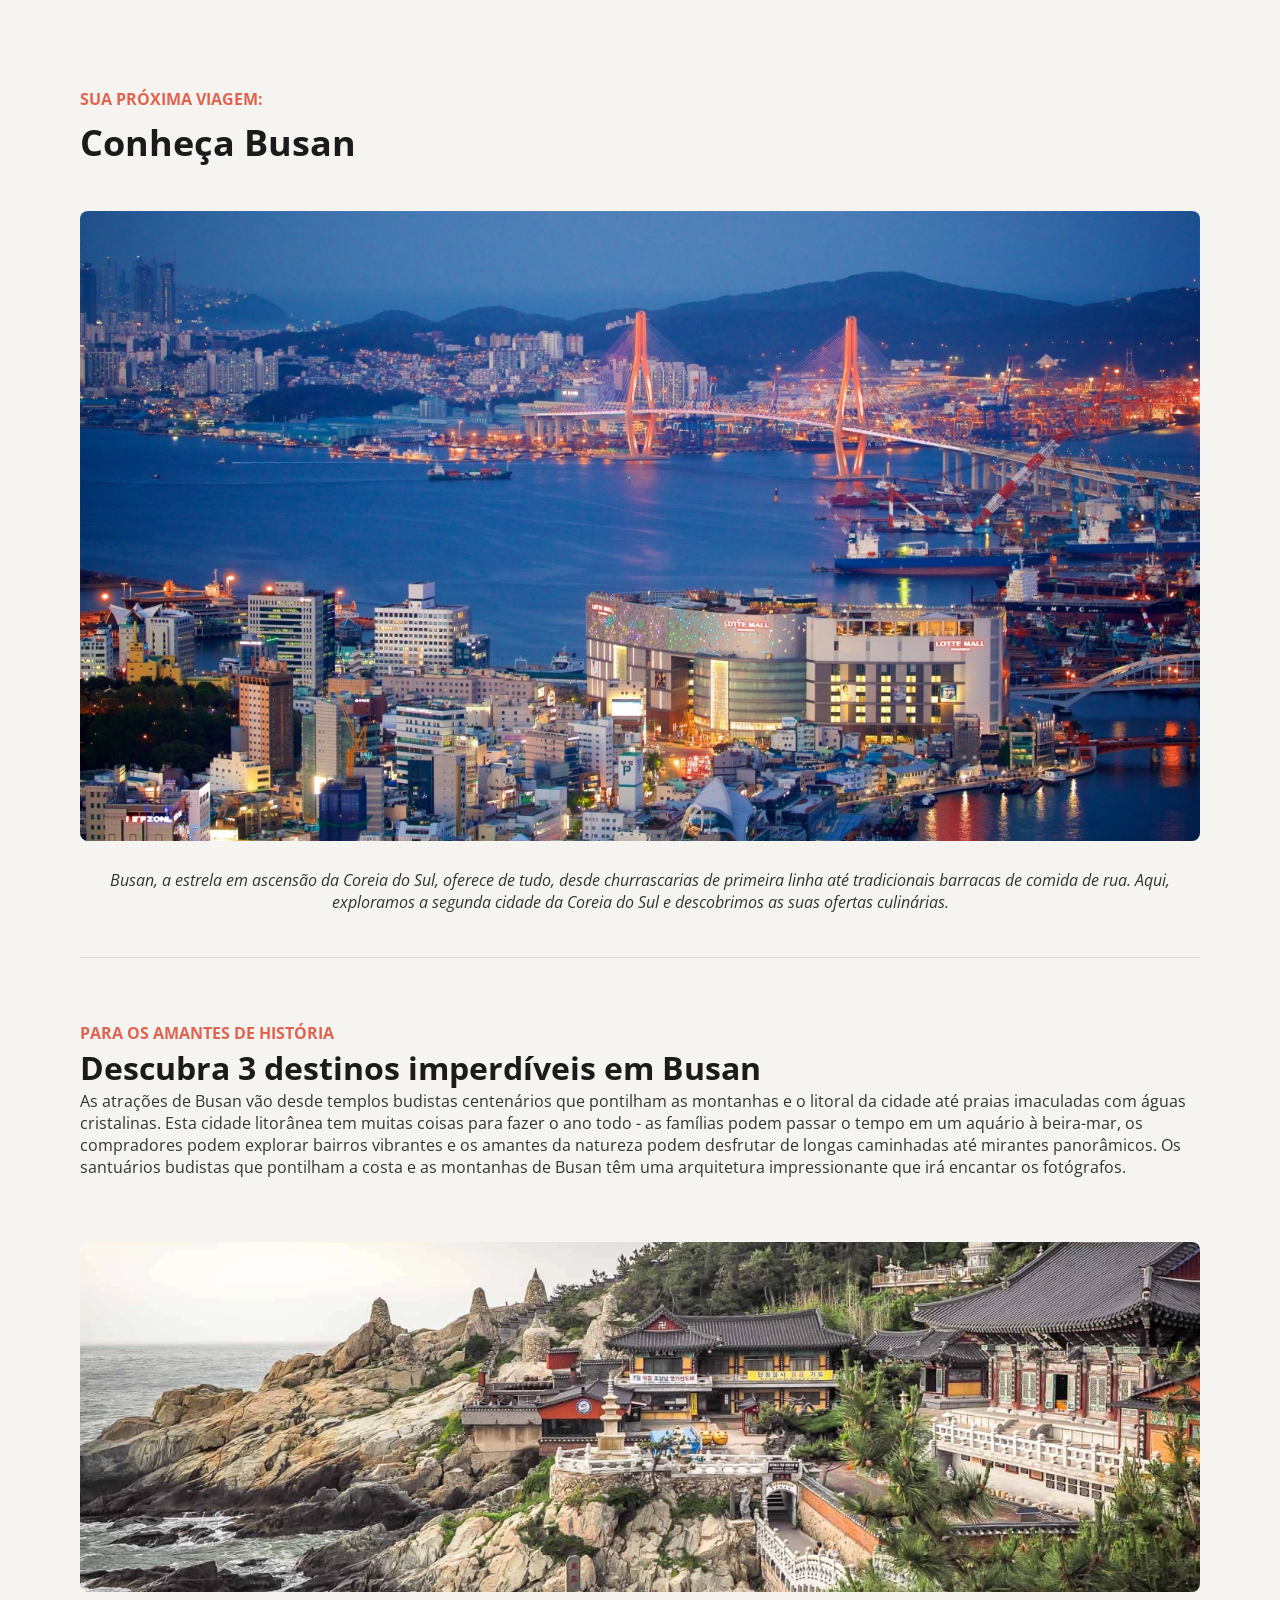
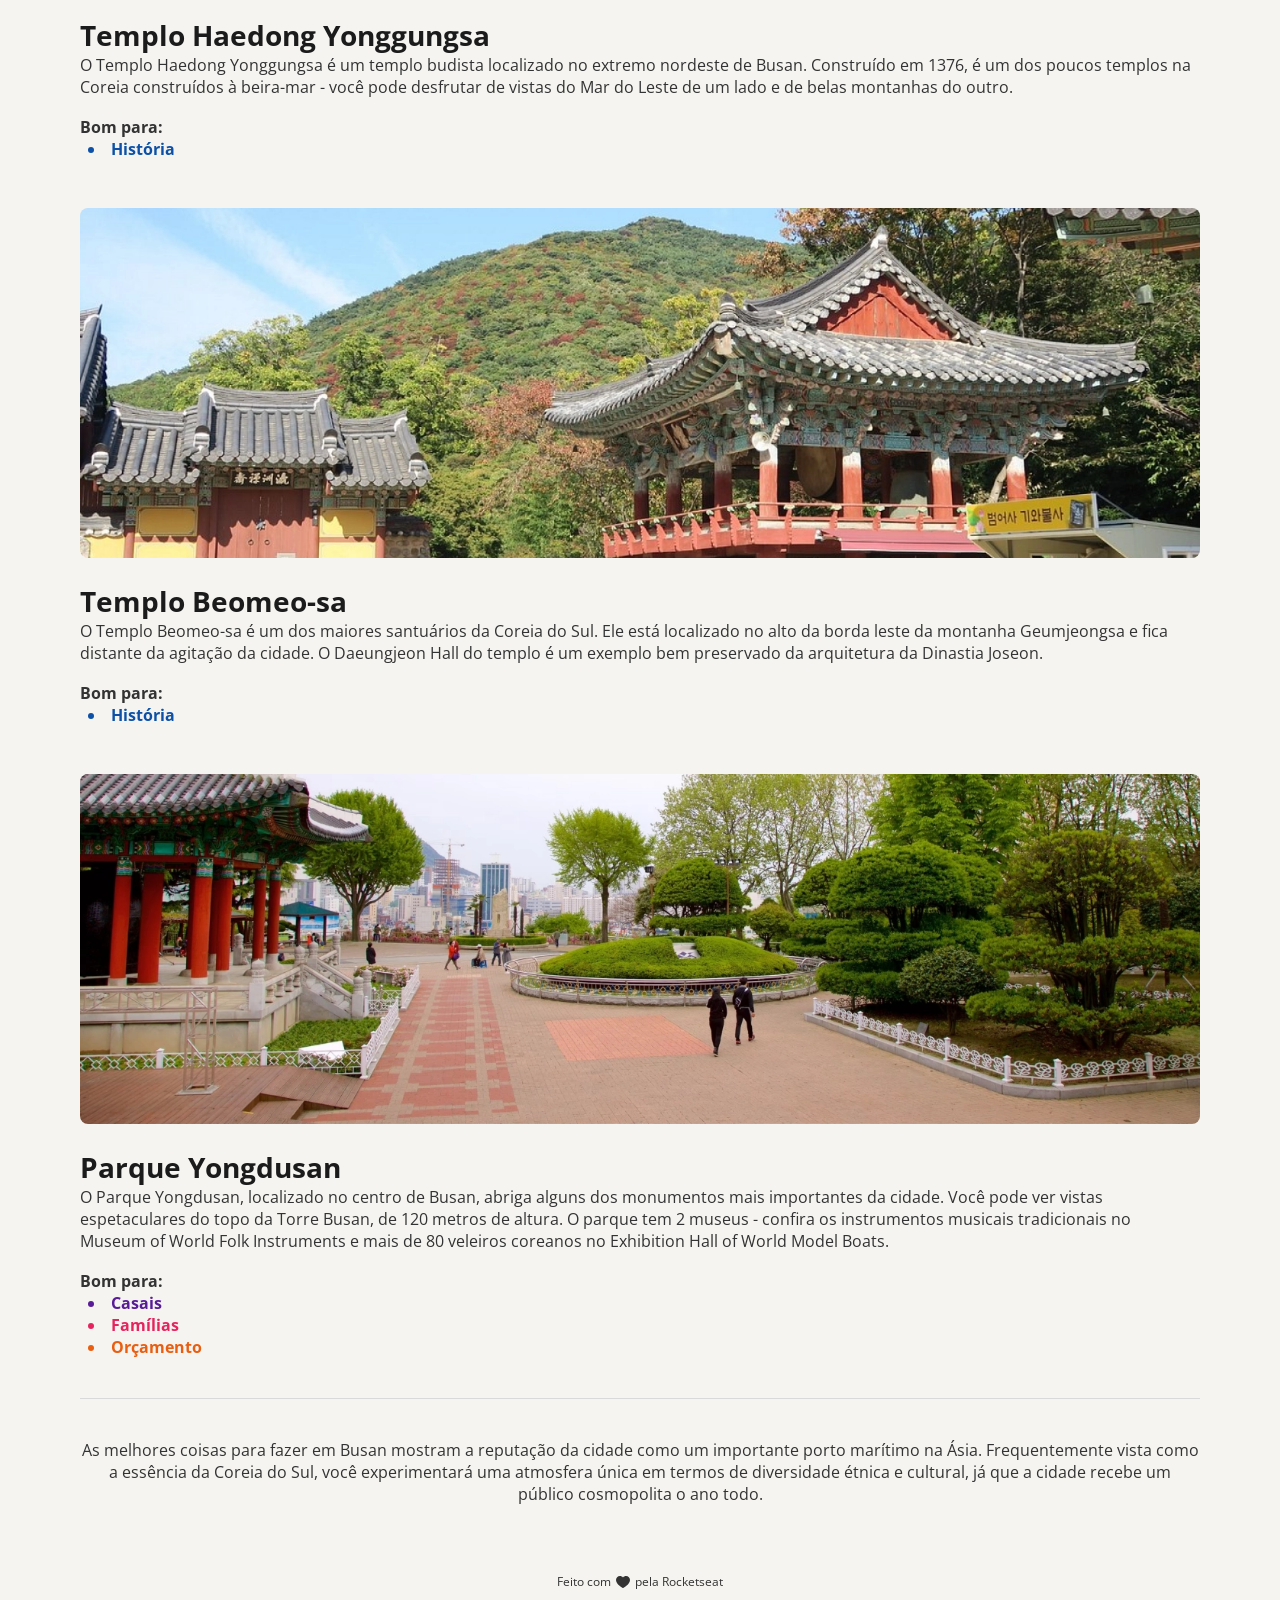
<file: index.html>
<!DOCTYPE html>
<html lang="pt-br">
<head>
  <link rel="preconnect" href="https://fonts.googleapis.com">
  <link rel="preconnect" href="https://fonts.gstatic.com" crossorigin>

  <meta charset="UTF-8">
  <meta name="viewport" content="width=device-width, initial-scale=1.0">
  <title>Local Turístico</title>

  <link rel="stylesheet" href="style.css">

  <link href="https://fonts.googleapis.com/css2?family=Open+Sans:ital,wght@0,300..800;1,300..800&display=swap" rel="stylesheet">
</head>
<body>

  <main>
    <header>
      <span class="headline">Sua próxima viagem:</span>
      <h1>Conheça Busan</h1>
    </header>
    <div id="apresentacao">
      <img id="imagem_principal" src="./assets/Image_01.webp" alt="">
      <p class="subtitle">Busan, a estrela em ascensão da Coreia do Sul, oferece de tudo, desde churrascarias de primeira linha até tradicionais barracas de comida de rua. Aqui, exploramos a segunda cidade da Coreia do Sul e descobrimos as suas ofertas culinárias.</p>
    </div>
    <hr>
    <article>
      <div id="conteudo_secundario">
        <span class="headline">Para os amantes de história</span>
        <h2>Descubra 3 destinos imperdíveis em Busan</h2>
        <p>As atrações de Busan vão desde templos budistas centenários que pontilham as montanhas e o litoral da cidade até praias imaculadas com águas cristalinas. Esta cidade litorânea tem muitas coisas para fazer o ano todo - as famílias podem passar o tempo em um aquário à beira-mar, os compradores podem explorar bairros vibrantes e os amantes da natureza podem desfrutar de longas caminhadas até mirantes panorâmicos.
        Os santuários budistas que pontilham a costa e as montanhas de Busan têm uma arquitetura impressionante que irá encantar os fotógrafos.</p>
      </div>
      <section id="conteudo_descritivo">
        <div>
          <img class="imagens_cortadas" src="./assets/Image_02.webp" alt="">
          <h3>Templo Haedong Yonggungsa</h3>
          <p>
            O Templo Haedong Yonggungsa é um templo budista localizado no extremo nordeste de Busan. Construído em 1376, é um dos poucos templos na Coreia construídos à beira-mar - você pode desfrutar de vistas do Mar do Leste de um lado e de belas montanhas do outro.
            </p>
            <br/>
            <strong>Bom para:</strong>
            <ul class="historia">
              <li>História</li>
            </ul>
        </div>
        <div>
          <img class="imagens_cortadas" src="./assets/Image_03.webp" alt="">
          <h3>Templo Beomeo-sa</h3>
          <p>
            O Templo Beomeo-sa é um dos maiores santuários da Coreia do Sul. Ele está localizado no alto da borda leste da montanha Geumjeongsa e fica distante da agitação da cidade. O Daeungjeon Hall do templo é um exemplo bem preservado da arquitetura da Dinastia Joseon.
            </p>
            <br/>
            <strong>Bom para:</strong>
            <ul class="historia">
              <li>História</li>
            </ul>
        </div>
        <div>
          <img class="imagens_cortadas" id="imagem_final" src="./assets/Image_04.webp" alt="">
          <h3>Parque Yongdusan</h3>
          <p>
            O Parque Yongdusan, localizado no centro de Busan, abriga alguns dos monumentos mais importantes da cidade. Você pode ver vistas espetaculares do topo da Torre Busan, de 120 metros de altura. O parque tem 2 museus - confira os instrumentos musicais tradicionais no Museum of World Folk Instruments e mais de 80 veleiros coreanos no Exhibition Hall of World Model Boats.
            </p>
            <br/>
            <strong>Bom para:</strong>
            <ul>
              <li>Casais</li>
              <li>Famílias</li>
              <li>Orçamento</li>
            </ul>
        </div>
      </section>
      <hr>
      <p>As melhores coisas para fazer em Busan mostram a reputação da cidade como um importante porto marítimo na Ásia. Frequentemente vista como a essência da Coreia do Sul, você experimentará uma atmosfera única em termos de diversidade étnica e cultural, já que a cidade recebe um público cosmopolita o ano todo.</p>
    </article>
    <footer>
      <span>Feito com</span>
      <div id="caixa_svg">
        <img id="coracao" src="./assets/coracao.svg" alt="">
      </div>
      <span>pela Rocketseat</span>
    </footer>
    <!-- <a href="./about.html">Va para about</a> -->
  </main>
</body>
</html>
</file>
<file: style.css>
*{
  margin: 0;
  padding: 0;
  box-sizing: border-box;
}
:root{
  --c-background-default:#F5F4F0;
  --c-border-primary:#D9D9D9;
  --c-text-primary:#1B1B1B;
  --c-text-secondary:#333333;
  --c-text-tertiary:#696969;
  --c-text-headline:#E1624F;
  --c-accent-blue:#0C51A7;
  --c-accent-orange:#E95E10;
  --c-accent-pink:#E5245E;
  --c-accent-purple:#591B98;
}
h1,h2,h3, .headline, p, .subtitle, li, strong, footer{
  font-family: "Open Sans", sans-serif;
}
h1,h2,h3,.headline, li{
  font-weight: bold;
}
p{
  font-style: normal;
}
.subtitle{
  font-style: italic;
  margin-top: 2px;
  text-align: center;
}
h1{
  font-size: 18px;
  margin-top: 4px;
  line-height: 25px;
}
h2{
  font-size: 16px;
  margin-top: 2px;
  line-height: 22px;
}
h3{
  font-size: 14px;
  margin-top: 4px;
  line-height: 19px;
}
.headline, p, .subtitle, strong,li, footer{
  font-size: 12px;
}
h1, h2, h3{
  color: var(--c-text-primary);
}
p, .subtitle, strong, footer{
  color: var(--c-text-secondary);
}
.headline{
  color: var(--c-text-headline);
  text-transform: uppercase;
}

body{
  background-color: var(--c-background-default);
  padding: 22px 0 12px;
}
main{
  width: 100%;
  min-width: 180px;
  max-width: 1280px;
  display: flex;
  flex-direction: column;
  justify-content: center;
  padding: 4px;
  margin: auto;
}

#apresentacao{
  margin:10px 0 0;
  padding: 4px 0;
}
img{
  width: 100%;
  max-width: 100%;
  border-radius: 8px;
}
.imagens_cortadas{
  height: 100px;
  object-fit: cover;
}
#imagem_final{
  object-position: bottom;
}

#conteudo_secundario{
  margin: 12px 0;
}
#contexto_secundario>p{
  margin-top: 8px;  
}

#conteudo_descritivo{
  display: flex;
  flex-direction: column;
  gap: 24px;
}
#contexto_descritivo>p{
  margin-top: 4px;  
}
hr{
  margin-top: 10px;
  border:none;
  border-top: 1px solid var(--c-border-primary);  
}
article>p:last-child{
  margin-top: 20px;
  text-align: center;
}
li{
  list-style-position:inside;
  padding-left:8px;
}
li:nth-child(1){
  color: var(--c-accent-purple);
}
li:nth-child(2){
  color: var(--c-accent-pink);
}
li:nth-child(3){
  color: var(--c-accent-orange);
}

.historia>li:nth-child(-n+1){
  color: var(--c-accent-blue);
}
footer{
  display:flex;
  margin-top: 32px;
  justify-content: center;
  align-items: center;
  text-align: center;
  font-size: 12px;
  line-height: 16px;
  
}
#caixa_svg{
  width: 16px;
  height: 16px;
  margin: 4px;
  display: flex;
  align-items: center;
  justify-content: center;
}
#coracao{
  width: 14px;
  height: 12px;
  border-radius: 0;
  color: var(--c-text-secondary);
}

@media screen and (min-width: 200px){
  main{
    padding: 11px 8px 4px;
  }
  h1{
    font-size: 20px;
    line-height: 30px;
  }
  h2{
    font-size: 18px;
    line-height: 22px;
  }
  .imagens_cortadas{
    height:120px;
  }
  #conteudo_secundario{
    margin-top: 16px;
  }
}

@media screen and (min-width: 300px){
  main{
    padding: 22px 16px 12px;
  }
  .subtitle{
    margin-top: 8px;
  }
  h1{
    font-size: 24px;
    margin-top: 5px;
    line-height: 35px;
  }
  h2{
    font-size: 21px;
    line-height: 25px;
  }
  h3{
    font-size: 16px;
    margin-top: 8px;
    line-height: 23px;
  }
  hr{
    margin-top: 20px;
  }
  .imagens_cortadas{
    height:150px;
  }
  #conteudo_secundario{
    margin-top: 24px;
  }
}

@media screen and (min-width: 400px){
  main{
    padding: 44px 24px 18px; 
  }
  #apresentacao{
    margin: 18px 0 0;
  }
  h1{
    font-size: 30px;
    margin-top: 6px;
    line-height: 40px;
  }
  h2{
    font-size: 26px;
    line-height: 32px;
  }
  h3{
    font-size: 22px;
    margin-top: 14px;
    line-height: 28px;
  }
  .headline, p, .subtitle, strong,li{
    font-size: 16px;
  }
  .imagens_cortadas{
    height:180px;
  }
  #conteudo_secundario{
    margin-top: 30px;
  }
}

@media screen and (min-width: 500px){
  main{
    padding: 55px 32px 24px; 
  }
  .subtitle{
    margin-top: 10px;
  }
  hr{
    margin-top: 30px;
  }
  .imagens_cortadas{
    height:210px;
  }
  #conteudo_secundario{
    margin-top: 40px;
  }
  #conteudo_descritivo{
    gap: 30px;
  }
}

@media screen and (min-width: 600px){
  main{
    padding: 66px 40px 30px; 
  }
  #apresentacao{
    margin: 24px 0 0;
  }
  .imagens_cortadas{
    height:240px;
  }
}

@media screen and (min-width: 700px){
  main{
    padding: 66px 50px 36px; 
  }
  #apresentacao{
    margin: 32px 0 0;
  }
  .subtitle{
    margin-top: 16px;
  }
  h1{
    font-size: 36px;
    margin-top: 8px;
    line-height: 49px;
  }
  h2{
    font-size: 32px;
    line-height: 44px;
  }
  h3{
    font-size: 28px;
    margin-top: 20px;
    line-height: 38px;
  }
  .headline{
    line-height: 22px;
  }
  hr{
    margin-top: 40px;
  }
  .imagens_cortadas{
    height:270px;
  }
  #conteudo_secundario{
    margin-top: 48px;
  }
  #conteudo_descritivo{
    gap: 36px;
  }
  article>p:last-child{
    margin-top: 30px;
  }
  footer{
    margin-top: 48px;
    line-height: 18px;
  } 
}

@media screen and (min-width: 1000px){
  main{
    padding: 77px 60px 42px; 
  }
  #apresentacao{
    margin: 40px 0 0;
  }
  .subtitle{
    margin-top: 20px;
  }
  .imagens_cortadas{
    height:350px;
  }
  #conteudo_secundario{
    margin-top: 56px;
  }
  #conteudo_descritivo{
    gap: 40px;
  }
}

@media screen and (min-width: 1280px){
  body{
    padding: 0;
  }
  main{
    padding: 88px 80px 48px; 
  }
  .subtitle{
    margin-top: 24px;
  }
  #conteudo_secundario{
    margin:64px 0;
  }
  #conteudo_descritivo{
    gap: 48px;
  }
  article>p:last-child{
    margin-top: 40px;
  }
  footer{
    margin-top: 65px;
    line-height: 24px;
  } 
}
</file>
